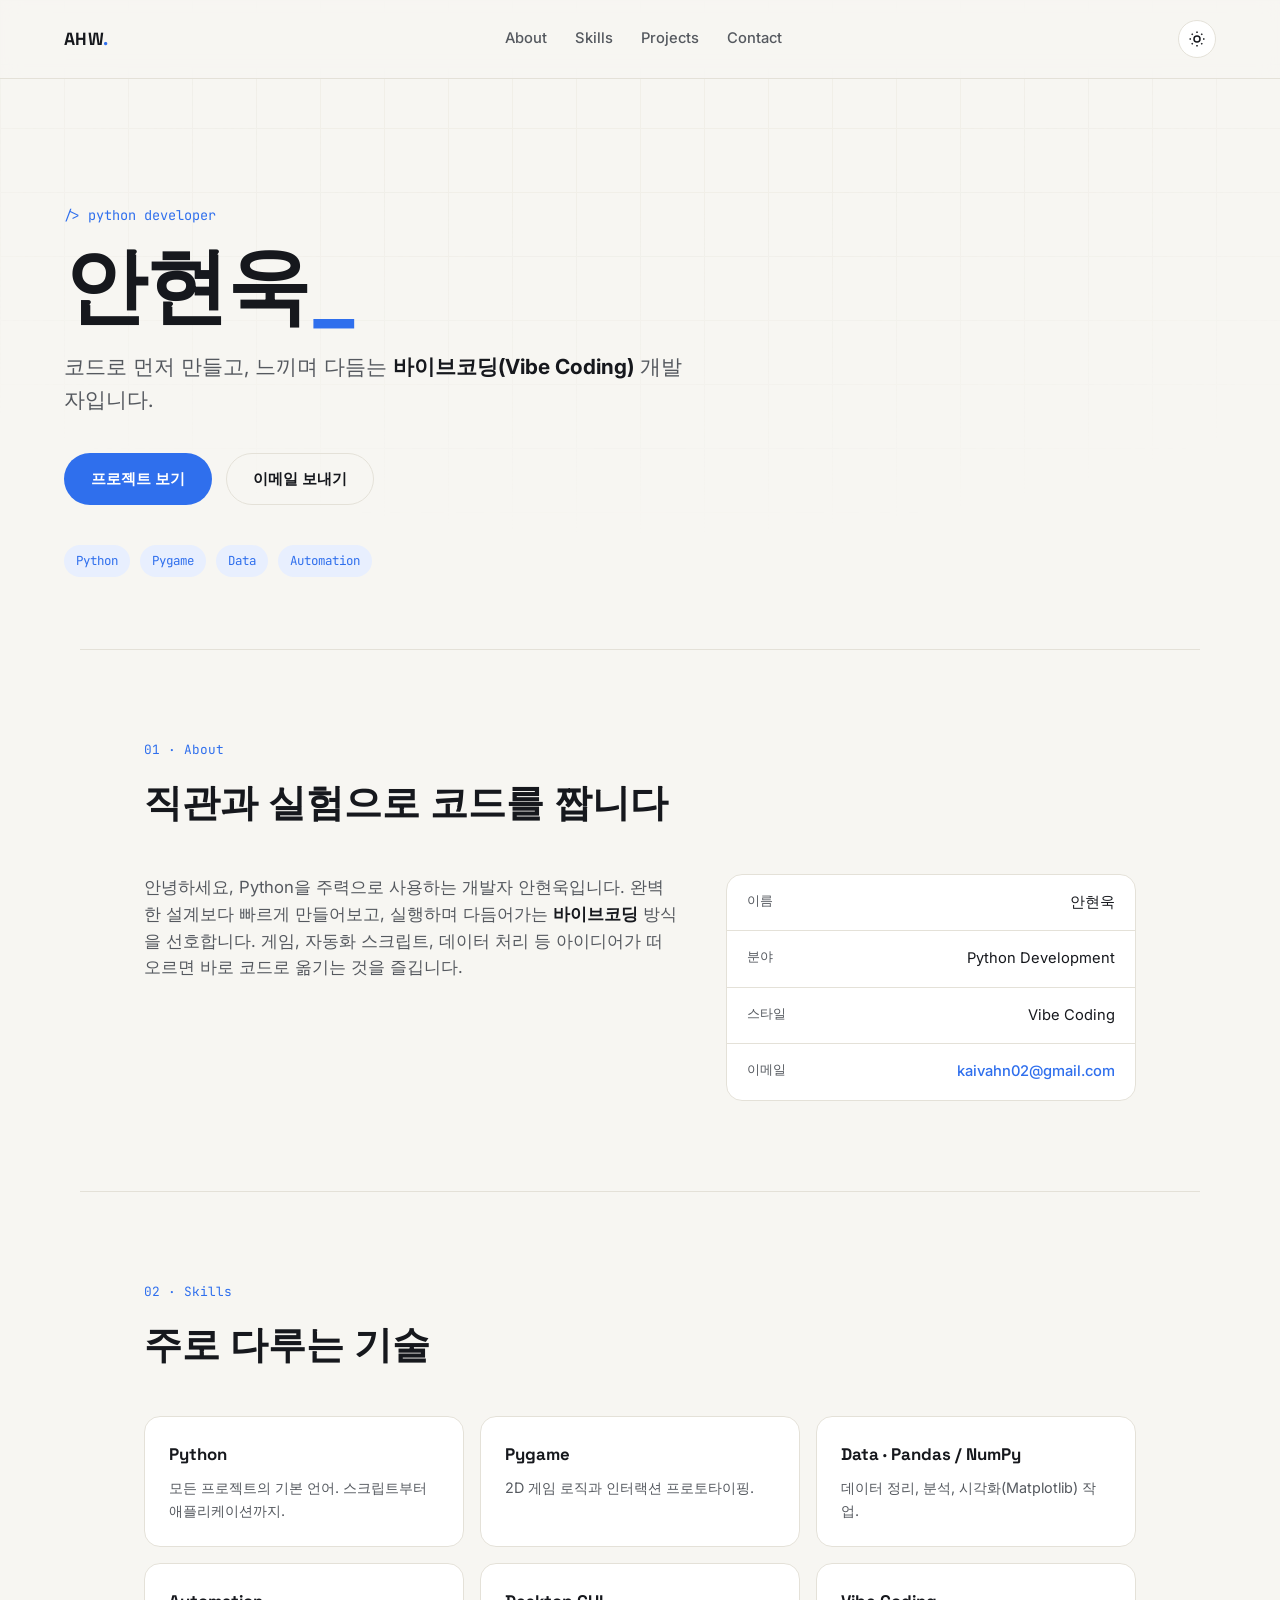
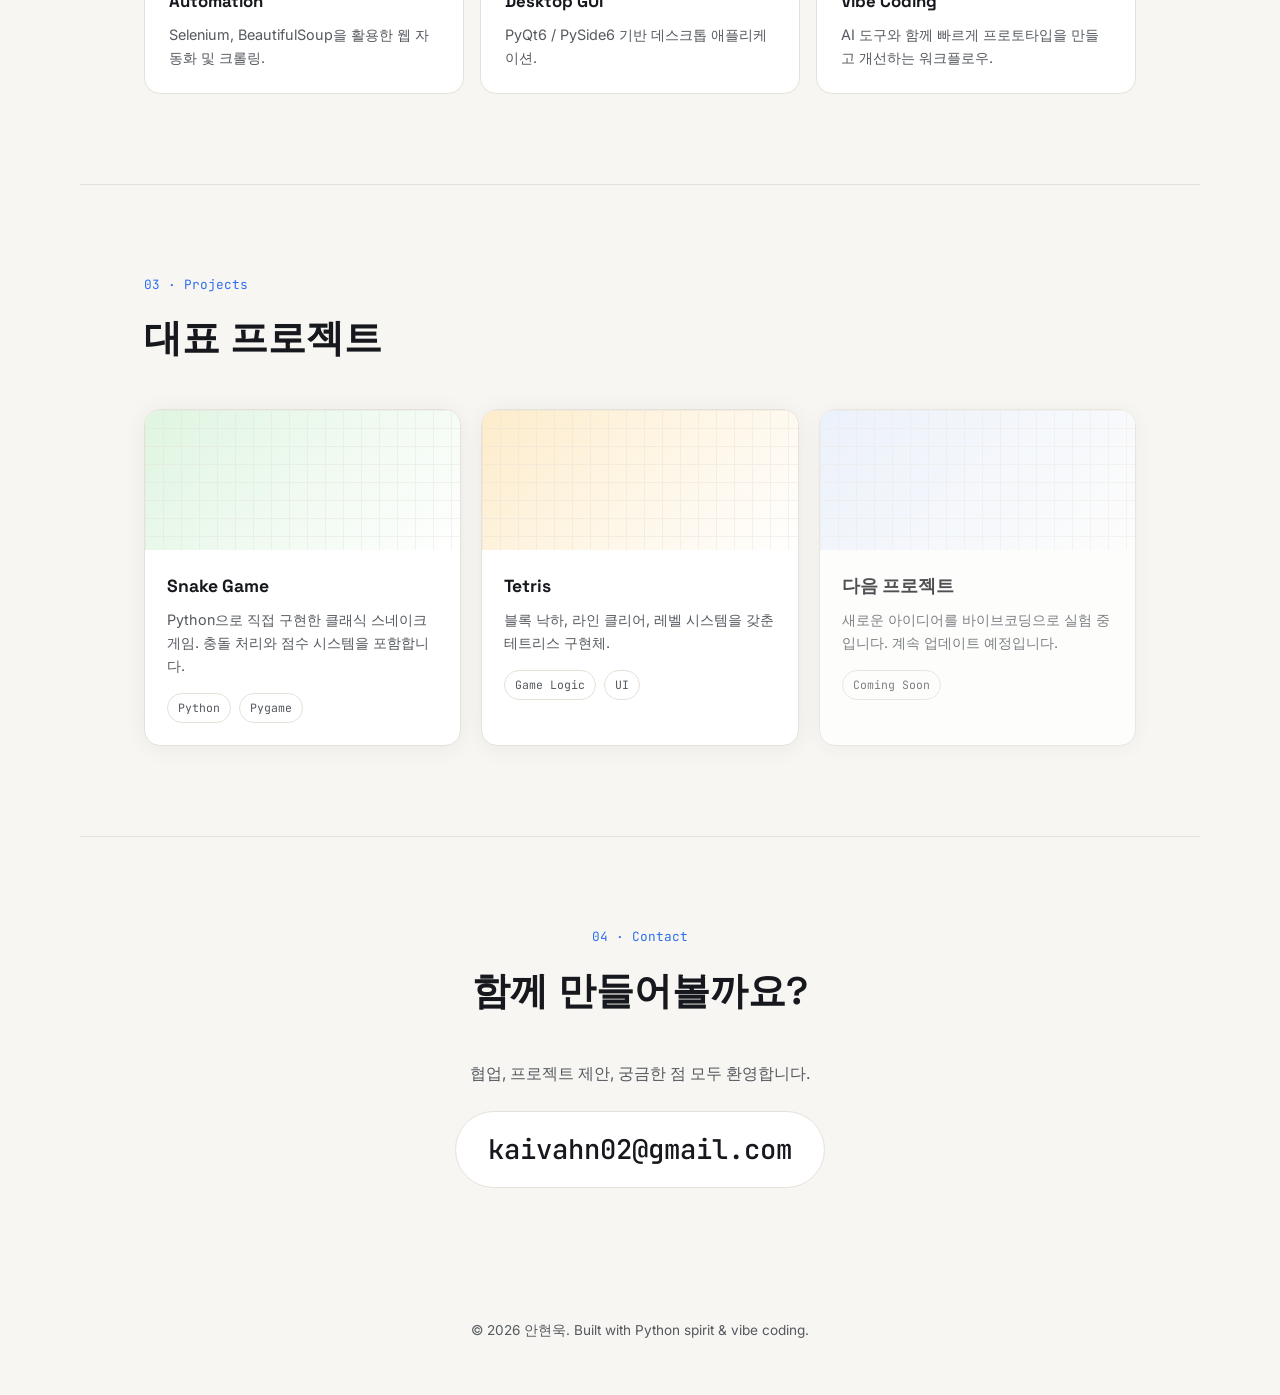
<file: DemoPort/index.html>
<!DOCTYPE html>
<html lang="ko">
<head>
<meta charset="UTF-8">
<meta name="viewport" content="width=device-width, initial-scale=1.0">
<title>안현욱 | Python Developer</title>
<meta name="description" content="Python 개발자 안현욱의 프로필 및 프로젝트 소개 페이지">
<link rel="preconnect" href="https://fonts.googleapis.com">
<link rel="preconnect" href="https://fonts.gstatic.com" crossorigin>
<link href="https://fonts.googleapis.com/css2?family=Space+Grotesk:wght@500;600;700&family=Inter:wght@400;500;600;700&family=JetBrains+Mono:wght@400;500&display=swap" rel="stylesheet">
<link rel="stylesheet" href="css/style.css">
</head>
<body>

<div class="bg-grid"></div>

<header class="nav">
  <a href="#top" class="nav-brand">AHW<span class="dot">.</span></a>
  <nav class="nav-links">
    <a href="#about">About</a>
    <a href="#skills">Skills</a>
    <a href="#projects">Projects</a>
    <a href="#contact">Contact</a>
  </nav>
  <button id="theme-toggle" class="theme-toggle" aria-label="테마 전환">
    <svg class="icon-sun" width="18" height="18" viewBox="0 0 24 24" fill="none" stroke="currentColor" stroke-width="2"><circle cx="12" cy="12" r="4"/><path d="M12 2v2M12 20v2M4.93 4.93l1.41 1.41M17.66 17.66l1.41 1.41M2 12h2M20 12h2M4.93 19.07l1.41-1.41M17.66 6.34l1.41-1.41"/></svg>
    <svg class="icon-moon" width="18" height="18" viewBox="0 0 24 24" fill="none" stroke="currentColor" stroke-width="2"><path d="M21 12.79A9 9 0 1 1 11.21 3 7 7 0 0 0 21 12.79z"/></svg>
  </button>
</header>

<main id="top">

  <section class="hero">
    <p class="hero-eyebrow">/&gt; python developer</p>
    <h1 class="hero-title">안현욱<span class="cursor">_</span></h1>
    <p class="hero-sub">코드로 먼저 만들고, 느끼며 다듬는 <strong>바이브코딩(Vibe Coding)</strong> 개발자입니다.</p>
    <div class="hero-actions">
      <a href="#projects" class="btn btn-primary">프로젝트 보기</a>
      <a href="mailto:kaivahn02@gmail.com" class="btn btn-ghost">이메일 보내기</a>
    </div>
    <div class="hero-tags">
      <span>Python</span>
      <span>Pygame</span>
      <span>Data</span>
      <span>Automation</span>
    </div>
  </section>

  <section id="about" class="section">
    <p class="section-label">01 · About</p>
    <h2 class="section-title">직관과 실험으로 코드를 짭니다</h2>
    <div class="about-grid">
      <p class="about-text">
        안녕하세요, Python을 주력으로 사용하는 개발자 안현욱입니다.
        완벽한 설계보다 빠르게 만들어보고, 실행하며 다듬어가는
        <strong>바이브코딩</strong> 방식을 선호합니다. 게임, 자동화 스크립트,
        데이터 처리 등 아이디어가 떠오르면 바로 코드로 옮기는 것을 즐깁니다.
      </p>
      <ul class="about-facts">
        <li><span>이름</span>안현욱</li>
        <li><span>분야</span>Python Development</li>
        <li><span>스타일</span>Vibe Coding</li>
        <li><span>이메일</span><a href="mailto:kaivahn02@gmail.com">kaivahn02@gmail.com</a></li>
      </ul>
    </div>
  </section>

  <section id="skills" class="section">
    <p class="section-label">02 · Skills</p>
    <h2 class="section-title">주로 다루는 기술</h2>
    <div class="skills-grid">
      <div class="skill-card">
        <h3>Python</h3>
        <p>모든 프로젝트의 기본 언어. 스크립트부터 애플리케이션까지.</p>
      </div>
      <div class="skill-card">
        <h3>Pygame</h3>
        <p>2D 게임 로직과 인터랙션 프로토타이핑.</p>
      </div>
      <div class="skill-card">
        <h3>Data · Pandas / NumPy</h3>
        <p>데이터 정리, 분석, 시각화(Matplotlib) 작업.</p>
      </div>
      <div class="skill-card">
        <h3>Automation</h3>
        <p>Selenium, BeautifulSoup을 활용한 웹 자동화 및 크롤링.</p>
      </div>
      <div class="skill-card">
        <h3>Desktop GUI</h3>
        <p>PyQt6 / PySide6 기반 데스크톱 애플리케이션.</p>
      </div>
      <div class="skill-card">
        <h3>Vibe Coding</h3>
        <p>AI 도구와 함께 빠르게 프로토타입을 만들고 개선하는 워크플로우.</p>
      </div>
    </div>
  </section>

  <section id="projects" class="section">
    <p class="section-label">03 · Projects</p>
    <h2 class="section-title">대표 프로젝트</h2>
    <div class="projects-grid">
      <article class="project-card">
        <div class="project-thumb project-thumb--snake" aria-hidden="true"></div>
        <div class="project-body">
          <h3>Snake Game</h3>
          <p>Python으로 직접 구현한 클래식 스네이크 게임. 충돌 처리와 점수 시스템을 포함합니다.</p>
          <div class="project-tags"><span>Python</span><span>Pygame</span></div>
        </div>
      </article>
      <article class="project-card">
        <div class="project-thumb project-thumb--tetris" aria-hidden="true"></div>
        <div class="project-body">
          <h3>Tetris</h3>
          <p>블록 낙하, 라인 클리어, 레벨 시스템을 갖춘 테트리스 구현체.</p>
          <div class="project-tags"><span>Game Logic</span><span>UI</span></div>
        </div>
      </article>
      <article class="project-card project-card--placeholder">
        <div class="project-thumb project-thumb--next" aria-hidden="true"></div>
        <div class="project-body">
          <h3>다음 프로젝트</h3>
          <p>새로운 아이디어를 바이브코딩으로 실험 중입니다. 계속 업데이트 예정입니다.</p>
          <div class="project-tags"><span>Coming Soon</span></div>
        </div>
      </article>
    </div>
  </section>

  <section id="contact" class="section contact">
    <p class="section-label">04 · Contact</p>
    <h2 class="section-title">함께 만들어볼까요?</h2>
    <p class="contact-text">협업, 프로젝트 제안, 궁금한 점 모두 환영합니다.</p>
    <a href="mailto:kaivahn02@gmail.com" class="contact-email">kaivahn02@gmail.com</a>
  </section>

</main>

<footer class="footer">
  <p>&copy; 2026 안현욱. Built with Python spirit &amp; vibe coding.</p>
</footer>

<script src="js/script.js"></script>
</body>
</html>
</file>
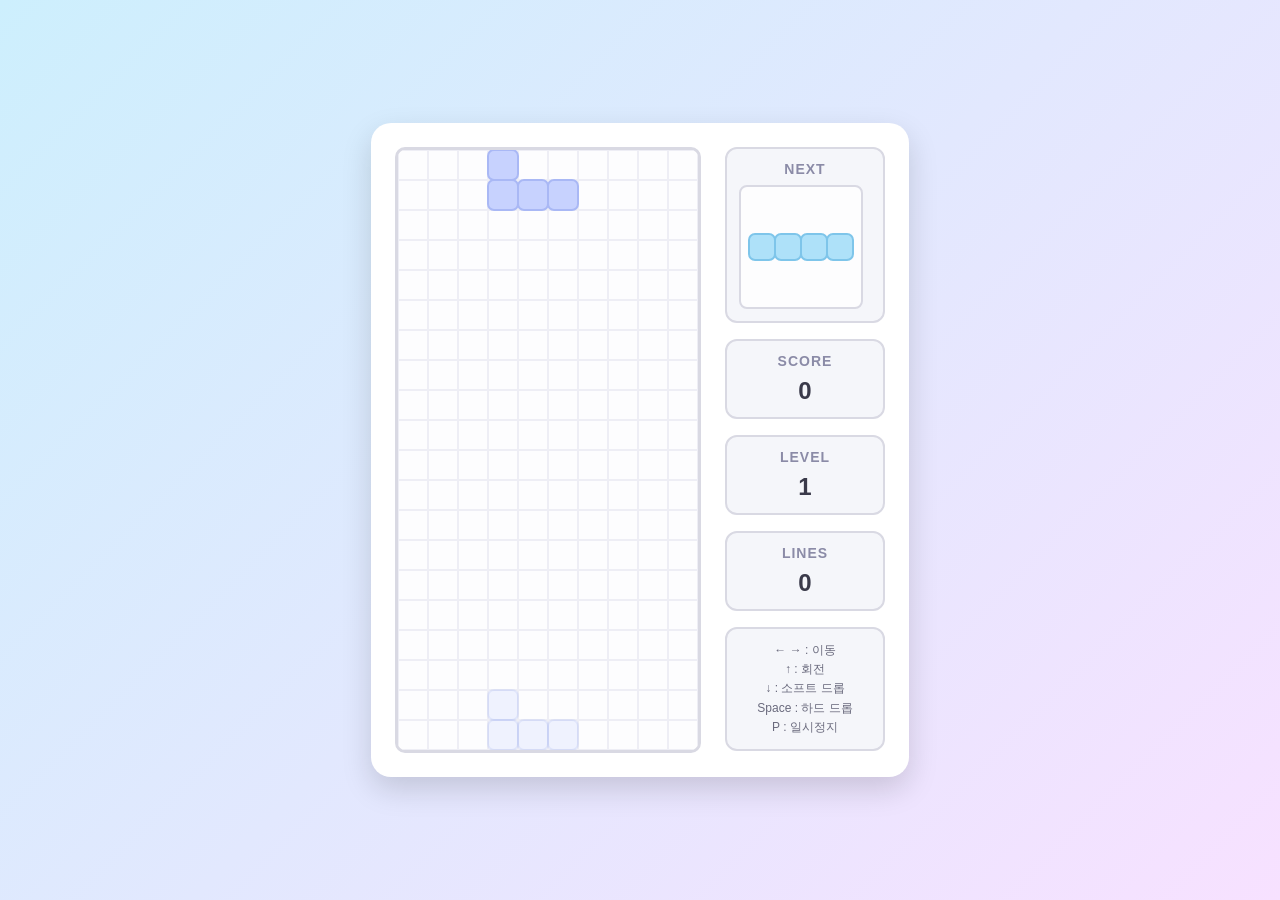
<file: Tetris/tetris.html>
<!DOCTYPE html>
<html lang="ko">
<head>
<meta charset="UTF-8">
<title>파스텔 테트리스</title>
<style>
  :root {
    --bg: #2b2b3d;
    --panel: #ffffff;
    --border: #d9d9e3;
    --text: #3a3a4a;
  }
  * { box-sizing: border-box; }
  body {
    margin: 0;
    min-height: 100vh;
    display: flex;
    align-items: center;
    justify-content: center;
    background: linear-gradient(135deg, #cdeffd, #f7e1ff);
    font-family: "Segoe UI", "Malgun Gothic", sans-serif;
    color: var(--text);
  }
  .game-wrap {
    display: flex;
    gap: 24px;
    background: var(--panel);
    padding: 24px;
    border-radius: 20px;
    box-shadow: 0 12px 30px rgba(0,0,0,0.15);
  }
  canvas {
    background: #fdfdfe;
    border: 3px solid var(--border);
    border-radius: 10px;
    display: block;
  }
  .side-panel {
    width: 160px;
    display: flex;
    flex-direction: column;
    gap: 16px;
  }
  .box {
    background: #f5f6fa;
    border: 2px solid var(--border);
    border-radius: 12px;
    padding: 12px;
    text-align: center;
  }
  .box h3 {
    margin: 0 0 8px 0;
    font-size: 14px;
    color: #8b8ba7;
    letter-spacing: 1px;
  }
  .box .value {
    font-size: 24px;
    font-weight: bold;
  }
  #next-canvas {
    background: #fdfdfe;
    border: 2px solid var(--border);
    border-radius: 8px;
  }
  .controls {
    font-size: 12px;
    line-height: 1.6;
    color: #6a6a7d;
  }
  .overlay {
    position: absolute;
    inset: 0;
    background: rgba(255,255,255,0.85);
    display: none;
    align-items: center;
    justify-content: center;
    flex-direction: column;
    gap: 10px;
    border-radius: 10px;
  }
  .overlay.show { display: flex; }
  .overlay h2 { margin: 0; font-size: 26px; }
  .overlay button {
    padding: 8px 20px;
    font-size: 14px;
    border-radius: 20px;
    border: none;
    background: #b5ead7;
    color: #3a3a4a;
    cursor: pointer;
    font-weight: bold;
  }
  .overlay button:hover { background: #9fdcc4; }
  .board-area { position: relative; }
</style>
</head>
<body>

<div class="game-wrap">
  <div class="board-area">
    <canvas id="board" width="300" height="600"></canvas>
    <div class="overlay" id="overlay">
      <h2 id="overlay-title">Game Over</h2>
      <button id="restart-btn">다시 시작</button>
    </div>
  </div>
  <div class="side-panel">
    <div class="box">
      <h3>NEXT</h3>
      <canvas id="next-canvas" width="120" height="120"></canvas>
    </div>
    <div class="box">
      <h3>SCORE</h3>
      <div class="value" id="score">0</div>
    </div>
    <div class="box">
      <h3>LEVEL</h3>
      <div class="value" id="level">1</div>
    </div>
    <div class="box">
      <h3>LINES</h3>
      <div class="value" id="lines">0</div>
    </div>
    <div class="box controls">
      ← → : 이동<br>
      ↑ : 회전<br>
      ↓ : 소프트 드롭<br>
      Space : 하드 드롭<br>
      P : 일시정지
    </div>
  </div>
</div>

<script>
const COLS = 10;
const ROWS = 20;
const CELL = 30;

const boardCanvas = document.getElementById('board');
const ctx = boardCanvas.getContext('2d');
const nextCanvas = document.getElementById('next-canvas');
const nextCtx = nextCanvas.getContext('2d');

const scoreEl = document.getElementById('score');
const levelEl = document.getElementById('level');
const linesEl = document.getElementById('lines');
const overlay = document.getElementById('overlay');
const overlayTitle = document.getElementById('overlay-title');
const restartBtn = document.getElementById('restart-btn');

// 파스텔톤 색상
const COLORS = {
  I: { fill: '#AEE1F9', stroke: '#7EC5EA' }, // 파스텔 블루
  O: { fill: '#FFF3B0', stroke: '#F5E08A' }, // 파스텔 옐로우
  T: { fill: '#E3C9F5', stroke: '#CFA3EA' }, // 파스텔 퍼플
  S: { fill: '#BDEFD0', stroke: '#98E0B6' }, // 파스텔 그린
  Z: { fill: '#FFC2C2', stroke: '#FFA0A0' }, // 파스텔 핑크레드
  J: { fill: '#C7D2FE', stroke: '#A9B8F5' }, // 파스텔 인디고
  L: { fill: '#FFD8B8', stroke: '#FFC091' }, // 파스텔 오렌지
};

const SHAPES = {
  I: [
    [[0,1],[1,1],[2,1],[3,1]],
  ],
  O: [
    [[0,0],[1,0],[0,1],[1,1]],
  ],
  T: [
    [[0,1],[1,1],[2,1],[1,0]],
  ],
  S: [
    [[1,0],[2,0],[0,1],[1,1]],
  ],
  Z: [
    [[0,0],[1,0],[1,1],[2,1]],
  ],
  J: [
    [[0,0],[0,1],[1,1],[2,1]],
  ],
  L: [
    [[2,0],[0,1],[1,1],[2,1]],
  ],
};

const TYPES = Object.keys(SHAPES);

function rotateCells(cells) {
  // 4x4 그리드 기준으로 시계방향 90도 회전: (x, y) -> (3 - y, x)
  return cells.map(([x, y]) => [3 - y, x]);
}

function createPiece(type) {
  const base = SHAPES[type][0].map(([x, y]) => [x, y]);
  return {
    type,
    cells: base,
    x: type === 'O' ? 4 : 3,
    y: -1,
  };
}

function randomType() {
  return TYPES[Math.floor(Math.random() * TYPES.length)];
}

let board = createEmptyBoard();
let current = createPiece(randomType());
let next = createPiece(randomType());
let score = 0;
let level = 1;
let lines = 0;
let dropInterval = 800;
let dropTimer = 0;
let lastTime = 0;
let gameOver = false;
let paused = false;
let animId = null;

function createEmptyBoard() {
  return Array.from({ length: ROWS }, () => Array(COLS).fill(null));
}

function getAbsoluteCells(piece) {
  return piece.cells.map(([x, y]) => [piece.x + x, piece.y + y]);
}

function isValidPosition(piece, offsetX = 0, offsetY = 0, cells = null) {
  const targetCells = (cells || piece.cells).map(([x, y]) => [
    piece.x + x + offsetX,
    piece.y + y + offsetY,
  ]);
  for (const [x, y] of targetCells) {
    if (x < 0 || x >= COLS || y >= ROWS) return false;
    if (y >= 0 && board[y][x]) return false;
  }
  return true;
}

function lockPiece() {
  const cells = getAbsoluteCells(current);
  for (const [x, y] of cells) {
    if (y < 0) {
      triggerGameOver();
      return;
    }
    board[y][x] = current.type;
  }
  clearLines();
  current = next;
  next = createPiece(randomType());
  if (!isValidPosition(current)) {
    triggerGameOver();
  }
}

function clearLines() {
  let cleared = 0;
  for (let y = ROWS - 1; y >= 0; y--) {
    if (board[y].every((cell) => cell !== null)) {
      board.splice(y, 1);
      board.unshift(Array(COLS).fill(null));
      cleared++;
      y++;
    }
  }
  if (cleared > 0) {
    const points = [0, 100, 300, 500, 800][cleared] * level;
    score += points;
    lines += cleared;
    level = Math.floor(lines / 10) + 1;
    dropInterval = Math.max(100, 800 - (level - 1) * 60);
    updateInfo();
  }
}

function updateInfo() {
  scoreEl.textContent = score;
  levelEl.textContent = level;
  linesEl.textContent = lines;
}

function move(dx) {
  if (gameOver || paused) return;
  if (isValidPosition(current, dx, 0)) {
    current.x += dx;
    draw();
  }
}

function softDrop() {
  if (gameOver || paused) return;
  if (isValidPosition(current, 0, 1)) {
    current.y += 1;
    score += 1;
    updateInfo();
  } else {
    lockPiece();
  }
  dropTimer = 0;
  draw();
}

function hardDrop() {
  if (gameOver || paused) return;
  let dropDistance = 0;
  while (isValidPosition(current, 0, dropDistance + 1)) {
    dropDistance++;
  }
  current.y += dropDistance;
  score += dropDistance * 2;
  updateInfo();
  lockPiece();
  dropTimer = 0;
  draw();
}

function rotate() {
  if (gameOver || paused) return;
  if (current.type === 'O') return;
  const rotated = rotateCells(current.cells);

  const kicks = [0, -1, 1, -2, 2];
  for (const kick of kicks) {
    if (isValidPosition(current, kick, 0, rotated)) {
      current.cells = rotated;
      current.x += kick;
      draw();
      return;
    }
  }
}

function triggerGameOver() {
  gameOver = true;
  overlayTitle.textContent = 'Game Over';
  overlay.classList.add('show');
}

function togglePause() {
  if (gameOver) return;
  paused = !paused;
  if (paused) {
    overlayTitle.textContent = '일시정지';
    overlay.classList.add('show');
  } else {
    overlay.classList.remove('show');
  }
}

function drawCell(context, x, y, type, cellSize) {
  const colors = COLORS[type];
  context.fillStyle = colors.fill;
  context.strokeStyle = colors.stroke;
  context.lineWidth = 2;
  const px = x * cellSize;
  const py = y * cellSize;
  const r = 6;
  context.beginPath();
  context.moveTo(px + r, py);
  context.arcTo(px + cellSize, py, px + cellSize, py + cellSize, r);
  context.arcTo(px + cellSize, py + cellSize, px, py + cellSize, r);
  context.arcTo(px, py + cellSize, px, py, r);
  context.arcTo(px, py, px + cellSize, py, r);
  context.closePath();
  context.fill();
  context.stroke();
}

function draw() {
  ctx.clearRect(0, 0, boardCanvas.width, boardCanvas.height);

  // 배경 그리드
  ctx.strokeStyle = '#eeeef5';
  for (let x = 0; x <= COLS; x++) {
    ctx.beginPath();
    ctx.moveTo(x * CELL, 0);
    ctx.lineTo(x * CELL, ROWS * CELL);
    ctx.stroke();
  }
  for (let y = 0; y <= ROWS; y++) {
    ctx.beginPath();
    ctx.moveTo(0, y * CELL);
    ctx.lineTo(COLS * CELL, y * CELL);
    ctx.stroke();
  }

  // 고정된 블록
  for (let y = 0; y < ROWS; y++) {
    for (let x = 0; x < COLS; x++) {
      if (board[y][x]) {
        drawCell(ctx, x, y, board[y][x], CELL);
      }
    }
  }

  // 고스트 피스 (착지 위치 미리보기)
  let ghostY = 0;
  while (isValidPosition(current, 0, ghostY + 1)) ghostY++;
  ctx.globalAlpha = 0.25;
  for (const [x, y] of current.cells) {
    const gx = current.x + x;
    const gy = current.y + y + ghostY;
    if (gy >= 0) drawCell(ctx, gx, gy, current.type, CELL);
  }
  ctx.globalAlpha = 1;

  // 현재 조작 중인 블록
  for (const [x, y] of current.cells) {
    const px = current.x + x;
    const py = current.y + y;
    if (py >= 0) drawCell(ctx, px, py, current.type, CELL);
  }
}

function drawNext() {
  nextCtx.clearRect(0, 0, nextCanvas.width, nextCanvas.height);
  const size = 26;
  const cells = next.cells;
  const minX = Math.min(...cells.map((c) => c[0]));
  const maxX = Math.max(...cells.map((c) => c[0]));
  const minY = Math.min(...cells.map((c) => c[1]));
  const maxY = Math.max(...cells.map((c) => c[1]));
  const w = (maxX - minX + 1) * size;
  const h = (maxY - minY + 1) * size;
  const offsetX = (nextCanvas.width - w) / 2 - minX * size;
  const offsetY = (nextCanvas.height - h) / 2 - minY * size;

  nextCtx.save();
  nextCtx.translate(offsetX, offsetY);
  for (const [x, y] of cells) {
    drawCell(nextCtx, x, y, next.type, size);
  }
  nextCtx.restore();
}

function loop(timestamp) {
  if (!lastTime) lastTime = timestamp;
  const delta = timestamp - lastTime;
  lastTime = timestamp;

  if (!gameOver && !paused) {
    dropTimer += delta;
    if (dropTimer > dropInterval) {
      if (isValidPosition(current, 0, 1)) {
        current.y += 1;
      } else {
        lockPiece();
      }
      dropTimer = 0;
    }
    draw();
    drawNext();
  }

  animId = requestAnimationFrame(loop);
}

function resetGame() {
  board = createEmptyBoard();
  current = createPiece(randomType());
  next = createPiece(randomType());
  score = 0;
  level = 1;
  lines = 0;
  dropInterval = 800;
  dropTimer = 0;
  lastTime = 0;
  gameOver = false;
  paused = false;
  overlay.classList.remove('show');
  updateInfo();
}

document.addEventListener('keydown', (e) => {
  switch (e.key) {
    case 'ArrowLeft':
      e.preventDefault();
      move(-1);
      break;
    case 'ArrowRight':
      e.preventDefault();
      move(1);
      break;
    case 'ArrowDown':
      e.preventDefault();
      softDrop();
      break;
    case 'ArrowUp':
      e.preventDefault();
      rotate();
      break;
    case ' ':
      e.preventDefault();
      hardDrop();
      break;
    case 'p':
    case 'P':
      togglePause();
      break;
  }
});

restartBtn.addEventListener('click', resetGame);

updateInfo();
drawNext();
draw();
animId = requestAnimationFrame(loop);
</script>
</body>
</html>
</file>
<file: DemoPort/css/style.css>
:root {
  --bg: #f7f6f2;
  --bg-elevated: #ffffff;
  --text: #16181d;
  --text-muted: #55595f;
  --border: #e4e1d8;
  --accent: #2f6fed;
  --accent-soft: #e8effe;
  --accent-2: #f2b705;
  --mono: 'JetBrains Mono', monospace;
  --sans: 'Inter', sans-serif;
  --display: 'Space Grotesk', sans-serif;
  --radius: 16px;
  --shadow: 0 2px 24px rgba(22, 24, 29, 0.06);
}

:root[data-theme="dark"] {
  --bg: #0f1115;
  --bg-elevated: #171a20;
  --text: #eef0f3;
  --text-muted: #9aa0aa;
  --border: #262a32;
  --accent: #5b8dfb;
  --accent-soft: #1b2740;
  --accent-2: #f2b705;
  --shadow: 0 2px 24px rgba(0, 0, 0, 0.4);
}

@media (prefers-color-scheme: dark) {
  :root:not([data-theme="light"]) {
    --bg: #0f1115;
    --bg-elevated: #171a20;
    --text: #eef0f3;
    --text-muted: #9aa0aa;
    --border: #262a32;
    --accent: #5b8dfb;
    --accent-soft: #1b2740;
    --accent-2: #f2b705;
    --shadow: 0 2px 24px rgba(0, 0, 0, 0.4);
  }
}

* { box-sizing: border-box; }

html { scroll-behavior: smooth; }

body {
  margin: 0;
  background: var(--bg);
  color: var(--text);
  font-family: var(--sans);
  line-height: 1.6;
  transition: background 0.25s ease, color 0.25s ease;
}

.bg-grid {
  position: fixed;
  inset: 0;
  pointer-events: none;
  z-index: -1;
  background-image:
    linear-gradient(var(--border) 1px, transparent 1px),
    linear-gradient(90deg, var(--border) 1px, transparent 1px);
  background-size: 64px 64px;
  opacity: 0.35;
  mask-image: radial-gradient(ellipse 80% 60% at 50% 0%, black 40%, transparent 100%);
}

a { color: inherit; text-decoration: none; }

/* Nav */
.nav {
  position: sticky;
  top: 0;
  z-index: 50;
  display: flex;
  align-items: center;
  justify-content: space-between;
  padding: 20px clamp(20px, 6vw, 64px);
  background: color-mix(in srgb, var(--bg) 82%, transparent);
  backdrop-filter: blur(10px);
  border-bottom: 1px solid var(--border);
}

.nav-brand {
  font-family: var(--display);
  font-weight: 700;
  font-size: 1.1rem;
  letter-spacing: 0.02em;
}

.nav-brand .dot { color: var(--accent); }

.nav-links {
  display: flex;
  gap: 28px;
  font-size: 0.92rem;
  font-weight: 500;
}

.nav-links a {
  color: var(--text-muted);
  transition: color 0.2s ease;
}

.nav-links a:hover { color: var(--text); }

.theme-toggle {
  width: 38px;
  height: 38px;
  border-radius: 999px;
  border: 1px solid var(--border);
  background: var(--bg-elevated);
  color: var(--text);
  display: grid;
  place-items: center;
  cursor: pointer;
  transition: border-color 0.2s ease, transform 0.15s ease;
}

.theme-toggle:hover { border-color: var(--accent); transform: translateY(-1px); }

.icon-moon { display: none; }
:root[data-theme="dark"] .icon-sun { display: none; }
:root[data-theme="dark"] .icon-moon { display: block; }

/* Hero */
.hero {
  padding: clamp(72px, 14vh, 140px) clamp(20px, 6vw, 64px) clamp(48px, 8vh, 96px);
  max-width: 980px;
}

.hero-eyebrow {
  font-family: var(--mono);
  color: var(--accent);
  font-size: 0.85rem;
  margin: 0 0 16px;
}

.hero-title {
  font-family: var(--display);
  font-size: clamp(2.8rem, 8vw, 5.2rem);
  font-weight: 700;
  line-height: 1.05;
  margin: 0 0 20px;
  letter-spacing: -0.02em;
}

.cursor {
  color: var(--accent);
  animation: blink 1.1s step-end infinite;
}

@keyframes blink { 50% { opacity: 0; } }

.hero-sub {
  font-size: clamp(1.05rem, 2vw, 1.3rem);
  color: var(--text-muted);
  max-width: 620px;
  margin: 0 0 36px;
}

.hero-sub strong { color: var(--text); }

.hero-actions {
  display: flex;
  gap: 14px;
  flex-wrap: wrap;
  margin-bottom: 40px;
}

.btn {
  padding: 13px 26px;
  border-radius: 999px;
  font-weight: 600;
  font-size: 0.95rem;
  border: 1px solid transparent;
  transition: transform 0.15s ease, background 0.2s ease, border-color 0.2s ease;
  display: inline-block;
}

.btn:hover { transform: translateY(-2px); }

.btn-primary {
  background: var(--accent);
  color: #fff;
}

.btn-ghost {
  background: transparent;
  border-color: var(--border);
  color: var(--text);
}

.btn-ghost:hover { border-color: var(--accent); }

.hero-tags {
  display: flex;
  gap: 10px;
  flex-wrap: wrap;
}

.hero-tags span {
  font-family: var(--mono);
  font-size: 0.78rem;
  padding: 6px 12px;
  border-radius: 999px;
  background: var(--accent-soft);
  color: var(--accent);
}

/* Sections */
.section {
  padding: clamp(56px, 10vh, 100px) clamp(20px, 6vw, 64px);
  max-width: 1120px;
  margin: 0 auto;
  border-top: 1px solid var(--border);
}

.section-label {
  font-family: var(--mono);
  font-size: 0.8rem;
  color: var(--accent);
  margin: 0 0 12px;
}

.section-title {
  font-family: var(--display);
  font-size: clamp(1.6rem, 3.5vw, 2.4rem);
  font-weight: 600;
  margin: 0 0 40px;
  max-width: 640px;
}

/* About */
.about-grid {
  display: grid;
  grid-template-columns: 1.3fr 1fr;
  gap: 48px;
  align-items: start;
}

.about-text {
  font-size: 1.05rem;
  color: var(--text-muted);
  margin: 0;
}

.about-text strong { color: var(--text); }

.about-facts {
  list-style: none;
  margin: 0;
  padding: 0;
  border: 1px solid var(--border);
  border-radius: var(--radius);
  overflow: hidden;
  background: var(--bg-elevated);
}

.about-facts li {
  display: flex;
  justify-content: space-between;
  gap: 16px;
  padding: 16px 20px;
  font-size: 0.92rem;
  border-bottom: 1px solid var(--border);
}

.about-facts li:last-child { border-bottom: none; }

.about-facts span {
  font-family: var(--mono);
  color: var(--text-muted);
  font-size: 0.8rem;
}

.about-facts a { color: var(--accent); font-weight: 500; }

/* Skills */
.skills-grid {
  display: grid;
  grid-template-columns: repeat(3, 1fr);
  gap: 16px;
}

.skill-card {
  padding: 24px;
  border: 1px solid var(--border);
  border-radius: var(--radius);
  background: var(--bg-elevated);
  transition: border-color 0.2s ease, transform 0.2s ease;
}

.skill-card:hover {
  border-color: var(--accent);
  transform: translateY(-3px);
}

.skill-card h3 {
  margin: 0 0 8px;
  font-family: var(--display);
  font-size: 1.05rem;
}

.skill-card p {
  margin: 0;
  color: var(--text-muted);
  font-size: 0.9rem;
}

/* Projects */
.projects-grid {
  display: grid;
  grid-template-columns: repeat(3, 1fr);
  gap: 20px;
}

.project-card {
  border: 1px solid var(--border);
  border-radius: var(--radius);
  overflow: hidden;
  background: var(--bg-elevated);
  box-shadow: var(--shadow);
  transition: transform 0.2s ease;
}

.project-card:hover { transform: translateY(-4px); }

.project-thumb {
  height: 140px;
  background: linear-gradient(135deg, var(--accent-soft), var(--bg-elevated));
  position: relative;
}

.project-thumb::after {
  content: '';
  position: absolute;
  inset: 0;
  background-image: linear-gradient(var(--border) 1px, transparent 1px), linear-gradient(90deg, var(--border) 1px, transparent 1px);
  background-size: 18px 18px;
  opacity: 0.4;
}

.project-thumb--snake { background: linear-gradient(135deg, #dff5e1, var(--bg-elevated)); }
:root[data-theme="dark"] .project-thumb--snake { background: linear-gradient(135deg, #163524, var(--bg-elevated)); }

.project-thumb--tetris { background: linear-gradient(135deg, #fdeccb, var(--bg-elevated)); }
:root[data-theme="dark"] .project-thumb--tetris { background: linear-gradient(135deg, #3a2e12, var(--bg-elevated)); }

.project-thumb--next { background: linear-gradient(135deg, var(--accent-soft), var(--bg-elevated)); }

.project-body { padding: 22px; }

.project-body h3 {
  margin: 0 0 8px;
  font-family: var(--display);
  font-size: 1.1rem;
}

.project-body p {
  margin: 0 0 16px;
  color: var(--text-muted);
  font-size: 0.9rem;
  min-height: 44px;
}

.project-tags {
  display: flex;
  gap: 8px;
  flex-wrap: wrap;
}

.project-tags span {
  font-family: var(--mono);
  font-size: 0.72rem;
  padding: 5px 10px;
  border-radius: 999px;
  border: 1px solid var(--border);
  color: var(--text-muted);
}

.project-card--placeholder { opacity: 0.75; }

/* Contact */
.contact { text-align: center; }
.contact .section-title { margin-left: auto; margin-right: auto; }

.contact-text {
  color: var(--text-muted);
  margin: 0 0 24px;
}

.contact-email {
  display: inline-block;
  font-family: var(--mono);
  font-size: clamp(1.2rem, 3vw, 1.7rem);
  font-weight: 500;
  padding: 16px 32px;
  border-radius: 999px;
  border: 1px solid var(--border);
  background: var(--bg-elevated);
  transition: border-color 0.2s ease, transform 0.2s ease;
}

.contact-email:hover {
  border-color: var(--accent);
  color: var(--accent);
  transform: translateY(-2px);
}

/* Footer */
.footer {
  padding: 28px clamp(20px, 6vw, 64px) 40px;
  text-align: center;
  color: var(--text-muted);
  font-size: 0.85rem;
}

/* Responsive */
@media (max-width: 860px) {
  .about-grid { grid-template-columns: 1fr; }
  .skills-grid { grid-template-columns: repeat(2, 1fr); }
  .projects-grid { grid-template-columns: 1fr; }
}

@media (max-width: 620px) {
  .nav-links { display: none; }
  .skills-grid { grid-template-columns: 1fr; }
}
</file>
